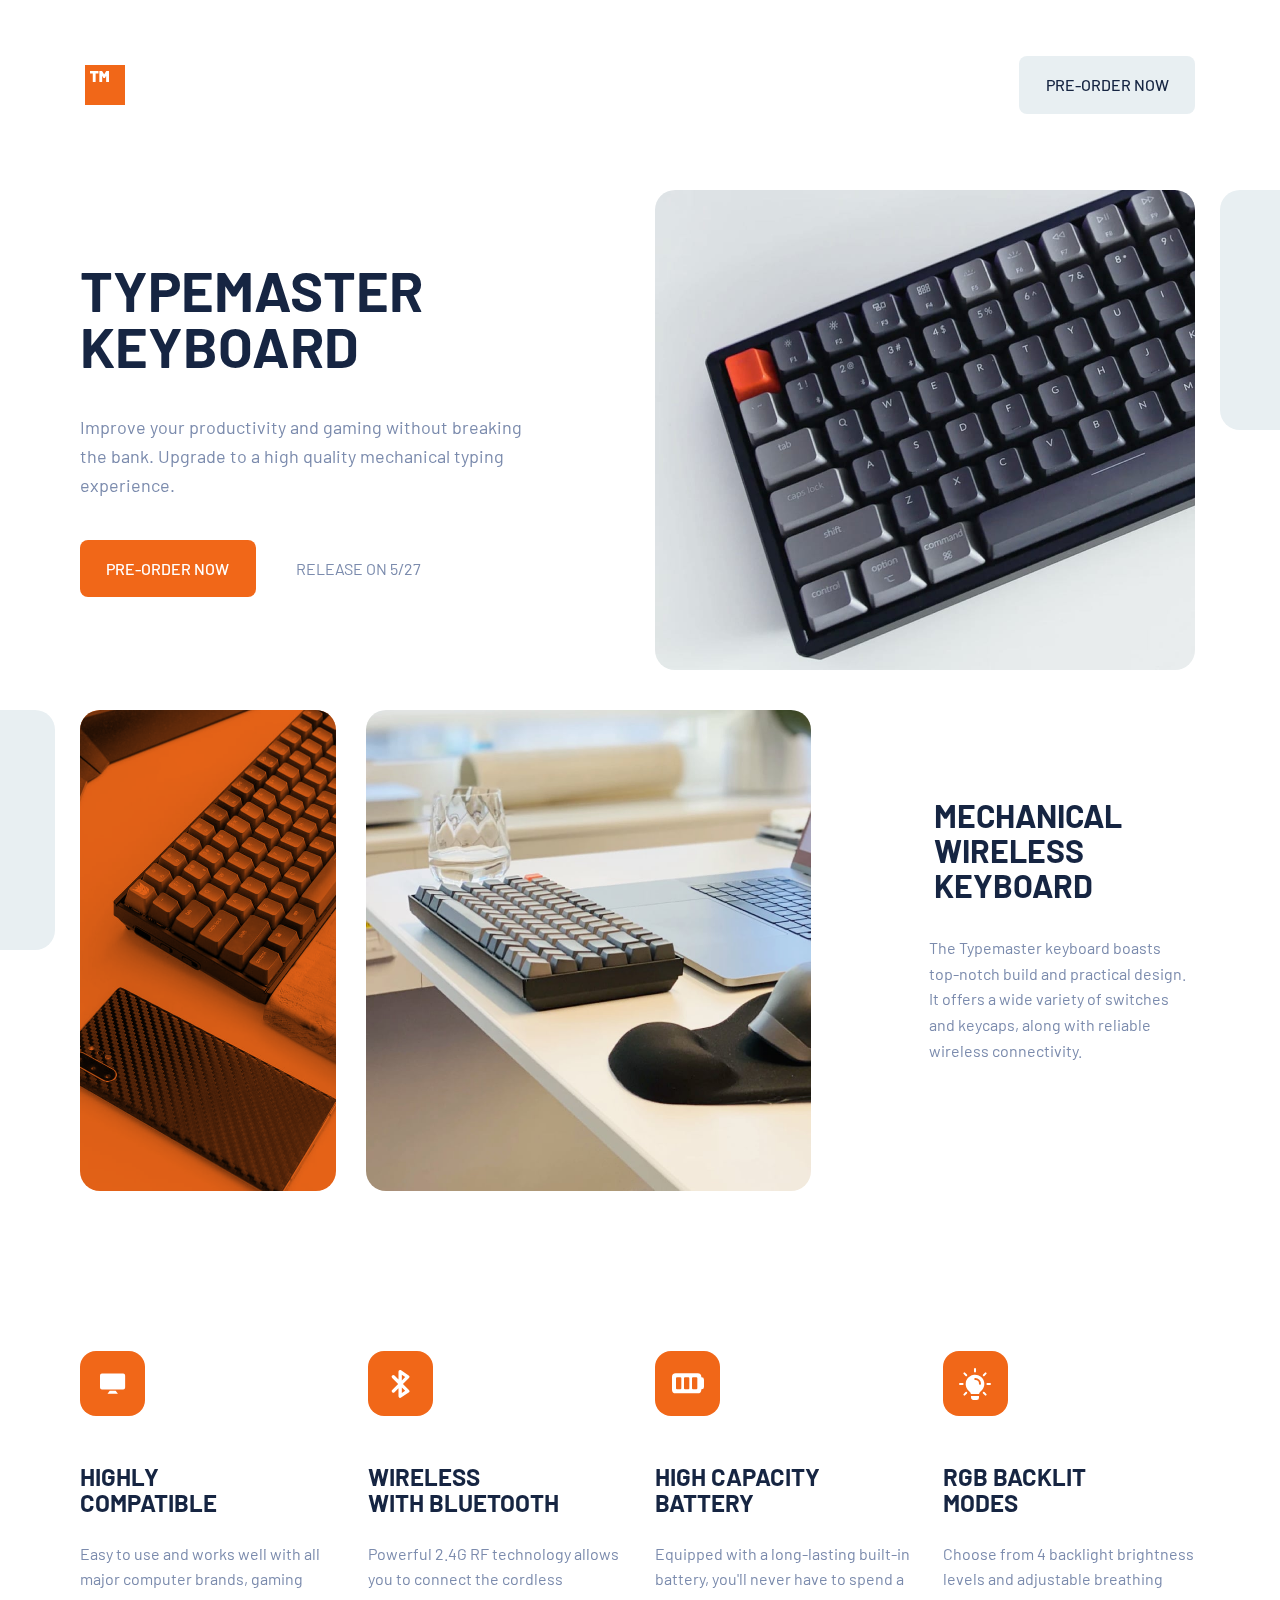
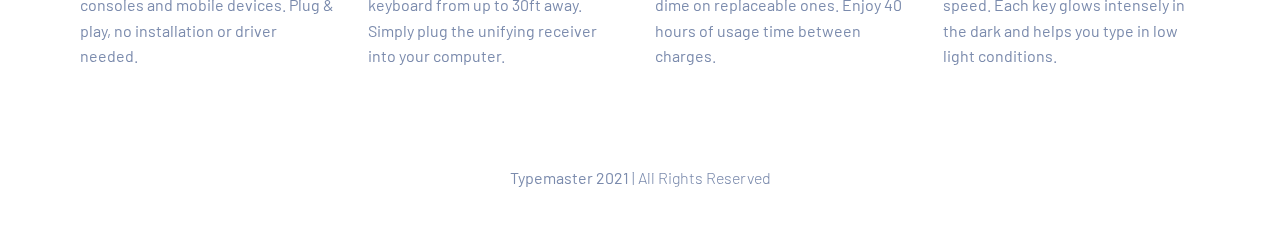
<file: index.html>
<!DOCTYPE html>
<html lang="en">
<head>
  <meta charset="UTF-8">
  <meta name="viewport" content="width=device-width, initial-scale=1.0">
  <link rel="icon" type="image/png" sizes="32x32" href="./assets/favicon-32x32.png">
  <link rel="preconnect" href="https://fonts.googleapis.com">
  <link rel="preconnect" href="https://fonts.gstatic.com" crossorigin>
  <link href="https://fonts.googleapis.com/css2?family=Barlow:wght@300;500;900&display=swap" rel="stylesheet">
  <link rel="stylesheet" href="./css/style.css">
  <title>Frontend Mentor | Typemaster pre-launch landing page</title>
</head>
<body>
  <header class="header">
    <div class="header-inner flex">
      <a href="index.html" aria-label="typemaster home page" class="logo"><img src="./assets/shared/logo.svg" alt="" class=""></a>
      <button class="button btn-2">Pre-order now</button>
    </div>
  </header>

  <main class="container">
    <section class="product-highlights">
      <div class="grid top-row">
        <div class="flex hero-text landing-page-content">
          <h1 class="fs-800">Typemaster keyboard</h1>
          <p class="">Improve your productivity and gaming without breaking the bank. Upgrade to a high quality mechanical typing experience.</p>
          <div>
            <button class="button btn-1">Pre-order now</button>
            <span class="note fs-400 uppercase">Release on 5/27</span>
          </div>
        </div>
        <div class="hero-img">
          <div class="product-pic">
            <div class="solid-block solid-right" >
              <img src="./assets/shared/pattern-square.svg" alt="">
            </div>
            <picture>
              <source media="(min-width: 64em)" srcset="./assets/desktop/image-keyboard.jpg">
              <source media="(min-width: 40em)" srcset="./assets/tablet/image-keyboard.jpg">
              <img class="image-1" src="./assets/mobile/image-keyboard.jpg" alt="closeup of typemaster keyboard">
            </picture>
          </div>
        </div>
      </div>

      <div class="grid bottom-row">
        <div class="dual-img-container">
          <div class="product-pic orange-overlay">
            <div class="solid-block solid-left">
              <img src="./assets/shared/pattern-square.svg" alt="">
            </div>
            <picture>
              <source media="(min-width: 64em)" srcset="./assets/desktop/image-phone-and-keyboard.jpg">
              <source media="(min-width: 40em)" srcset="./assets/tablet/image-phone-and-keyboard.jpg">
              <img  src="./assets/mobile/image-phone-and-keyboard.jpg" alt="mobile phone placed next to keyboard">
            </picture>
          </div>
          <picture class="product-pic">
            <source media="(min-width: 64em)" srcset="./assets/desktop/image-glass-and-keyboard.jpg">
            <source media="(min-width: 40em)" srcset="./assets/tablet/image-glass-and-keyboard.jpg">
            <img src="./assets/mobile/image-glass-and-keyboard.jpg" alt="keyboard on desktop with glass and laptop">
          </picture>
        </div>
        <div class="flex text-block-2">
          <div class="text-block-2-inner">
            <h2 class="fs-700">Mechanical wireless keyboard</h2>
            <p class="fs-400">The Typemaster keyboard boasts top-notch build and practical design. It offers a wide variety of switches and keycaps, along with reliable wireless connectivity.</p> 
          </div>
        </div>
      </div>

    </section>

    <section>
      <div class="container grid card-grid">
        <div class="card">
          <div class="icon-container">
            <img src="./assets/shared/icon-compatible.svg" alt="">
          </div>
          <h3 class="fs-600">Highly<br> compatible</h3>
          <p class="fs-400">
            Easy to use and works well with all major computer brands, gaming consoles and mobile devices. Plug & play, no installation or driver needed.
          </p>
        </div>
        <div class="card">
          <div class="icon-container">
            <img src="./assets/shared/icon-bluetooth.svg" alt="">
          </div>
          <h3 class="fs-600">Wireless<br> with bluetooth</h3>
          <p class="fs-400">
            Powerful 2.4G RF technology allows you to connect the cordless keyboard from up to 30ft away. Simply plug the unifying receiver into your computer.
          </p>
        </div>
        <div class="card">
          <div class="icon-container">
            <img src="./assets/shared/icon-battery.svg" alt="">
          </div>
          <h3 class="fs-600">High capacity<br> battery</h3>
          <p class="fs-400">
            Equipped with a long-lasting built-in battery, you'll never have to spend a dime on replaceable ones. Enjoy 40 hours of usage time between charges.
          </p>
        </div>
        <div class="card">
          <div class="icon-container">
            <img src="./assets/shared/icon-light.svg" alt="">
          </div>
          <h3 class="fs-600">RGB backlit<br> modes</h3>
          <p class="fs-400">
            Choose from 4 backlight brightness levels and adjustable breathing speed. Each key glows intensely in the dark and helps you type in low light conditions.
          </p>
        </div>
      </div>
    </section>

  </main>

  <footer>
    <div class="footer-inner">
      <p>
        <span>Typemaster 2021 </span><span class="copy">| All Rights Reserved</span>
      </p>
    </div>
  </footer>
  
</body>
</html>
</file>
<file: css/style.css>
/* ----------------- */
/* Custom Properties */
/* ----------------- */
:root {
  /* colors */
  --clr-white: #FFFFFF;
  --clr-gray: #E8EFF2;
  --clr-brand-primary: #F16718; 
  --clr-brand-light: #FF9B62;
  --clr-dark: #162542;
  --clr-blue: #7B8BAD;
  /* font 'Barlow', sans-serif; 
  font-weights - 500 (med), 900 (black) */
  --ff-sans: 'Barlow', sans-serif;
  --fs-800: 3rem;
  --fs-700: 2rem;
  --fs-600: 1.5rem;
  --fs-500: 1.125rem;
  --fs-400: 1rem;
}

@media (min-width: 62em) {
  :root {
    --fs-800: 3.5rem;
  }
}

/* ======================== */
/* Reset and General Styles */
/* ======================== */

html {
  font-size: 100%;
  box-sizing: border-box;
}

*,
*::before,
*::after {
  box-sizing: inherit;
}

body {
  margin: 0;
  padding: 0;
  font-family: var(--ff-sans);
  text-align: left;
  line-height: 1.6;
  min-height: 100vh;
  display: grid;
  grid-template-rows: auto 1fr auto;
  color: var(--clr-blue);
}

h1,
h2,
h3,
h4,
h5,
h6,
p,
figure,
picture {
  margin: 0;
}


img,
picture {
  max-width: 100%;
  display: block;
}

input,
button,
textarea,
select {
  font: inherit;
}

/* Typography */
.ff-sans { font-family: var(--ff-sans); }

.uppercase { text-transform: uppercase; }

.fs-800 { font-size: var(--fs-800); }
.fs-700 { font-size: var(--fs-700); }
.fs-600 { font-size: var(--fs-600); }
.fs-500 { font-size: var(--fs-500); }
.fs-400 { font-size: var(--fs-400); }

.fs-800 {
  line-height: 1;
}

h1,
h2,
h3 {
  line-height: 1.1;
  text-transform: uppercase;
  color: var(--clr-dark);
}

/* --------------------- */
/*    Utility classes    */
/* --------------------- */

.flex {
  display: flex;
}

.grid {
  display: grid;
}


/* ---------------- */
/* Components       */
/* ---------------- */

.button {
  font-family: var(--ff-sans);
  font-size: var(--fs-400);
  font-weight: 500;
  text-transform: uppercase;
  padding: 0.7rem 0.875rem;
  border-radius: 8px;
  border: none;
  cursor: pointer;
}

.btn-1 {
  background-color: var(--clr-brand-primary);
  color: var(--clr-white);
}

.btn-1:hover,
.btn-1:active {
  background-color: var(--clr-brand-light);
}

.btn-2 {
  background-color: var(--clr-gray);
  color: var(--clr-dark);
}

.btn-2:hover,
.btn-2:active {
  background-color: var(--clr-dark);
  color: var(--clr-white);
}

.product-pic {
  position: relative;
}

.product-pic img {
  border-radius: 20px;
}

.solid-block {
  display: none;
}

@media (min-width: 640px) {
  .button {
    padding: 1rem 1.65rem;
  }
}

/* header */

.header-inner {
  padding: 1.5rem;
  justify-content: space-between;
  align-items: center;
}

.logo {
  height: 40px;
}

/* =========  */
/*   Layout   */
/* =========  */

.container {
	/* position: fixed; */
  padding: 0 1.5rem;
	height: 100%;
	width: 100%;
	overflow-x: hidden;
}

.product-highlights {
  padding-top: 2.5rem;
}

.top-row {
  grid-template-columns: repeat(auto-fit, minmax(20rem, 1fr));
  gap: 4rem;
  grid-template-areas: 
    "hero-text"
    "img-1";
}

.bottom-row {
  grid-template-columns: repeat(auto-fit, minmax(20rem, 1fr));
  gap: 4.5rem;
  margin: 0;
  grid-template-areas: 
    "dual-img"
    "text-2";
}

@media (min-width: 640px) {

  .header-inner {
    max-width: 1110px;
    padding: 2.5rem;
  }

  .container {
    padding: 0 2.5rem;
  }

  .product-highlights {
    padding-top: 1.25rem;
  }

  .top-row {
    grid-template-columns: repeat(auto-fit, minmax(21.5rem, 1fr));
    grid-template-areas: "hero-text img-1";
  }

  .image-1 {
    height: 425px;
  }

}

@media (min-width: 1024px) {

  .header-inner {
    padding: 3.5em 0;
    margin: 0 auto;
  }

  .container {
    margin: 0 auto;
    padding: 0;
    max-width: 70rem;
    width: 70rem;
    overflow-x: visible;
  }

  .top-row {
    align-items: center;
    grid-template-columns: repeat(auto-fit, minmax(12rem, 1fr));
    margin: 0;
    grid-template-areas: "hero-text img-1";
    gap: 1.875rem;
  }

  .bottom-row {
    grid-template-columns: repeat(6, 1fr);
    margin: 0;
    grid-template-areas: 
    "dual-img dual-img dual-img dual-img text-2 text-2";
    column-gap: 3rem;
  }

  .image-1 {
    height: 480px;
  }

 /* accent blocks - desktop only */
  .solid-block {
    z-index: 2;
    position: absolute;
    display: block;
  }

  .solid-right {
    right: -280px;
  }

  .solid-left {
    height: 100%;
    align-items: end;
    left: -280px;
  }

}

.hero-text {
  grid-area: hero-text;
}

.text-block-2 {
  grid-area: text-2;
}


.hero-img {
  grid-area: img-1;
	position: relative;
	display: flex;
	gap: 1.5rem;
	width: 100vw;
}

.dual-img-container {
  position: relative;
  left: -48px;
  display: flex;
  gap: 1.5rem;
  margin-top: 1.5rem;
  width: 100vw;
  grid-area: dual-img;
}

.orange-overlay::before {
	content: "";
	width: 100%;
	height: 100%;
	position: absolute;
  border-radius: 20px;
	background: var(--clr-brand-primary);
	mix-blend-mode: multiply;
}


@media (min-width: 640px) {
  .dual-img-container {
    width: 100%;
    margin-top: 2.5rem;
  }
}

.dual-img-container > picture {
	position: relative;
}

/* text-box layouts */
.hero-text,
.text-block-2 {
  flex-direction: column;
  justify-content: center;
}

.hero-text h1 {
  margin-bottom: .7em;
}

.hero-text p {
  margin-bottom: 40px;
  max-width: 45ch;
  font-size: var(--fs-400);
}

.note {
  margin-left: 32px;
}

.text-block-2 {
  align-items: center;
}

.text-block-2-inner {
  display: flex;
  flex-direction: column;
  text-align: center;
  padding: 0 10px;
}

.text-block-2-inner  h2 {
  margin-bottom: .8em;
}

/* tablet grid layout */
@media (min-width: 640px) {
  .note {
    margin-left: 37px;
  }

  .dual-img-container {
    left: 0;
  }
  
  .text-block-2-inner {
    flex-direction: row;
    align-items: center;
    gap: 2rem;
  }

  .text-block-2-inner h2 {
    margin-bottom: 0;
    text-align: left;
    max-width: 14ch;
  }

  .text-block-2-inner p {
    text-align: left;
    max-width: 44ch;
  }
}

@media (min-width: 1024px) {

  .hero-text p {
    font-size: var(--fs-500);
  }

  .text-block-2 {
    align-items: flex-end;
  }

  .text-block-2-inner {
    flex-direction: column;
  }

  .text-block-2-inner p {
    max-width: 29ch;
  }

  .dual-img-container {
    gap: 1.875rem;
  }

}

/* cards sections */

.card-grid {
  grid-template-columns: repeat(auto-fit, minmax(15rem, 1fr));
  margin-top: 7rem;
  padding: 0 0 6rem 0;
  gap: 1.875rem;
}

.card {
  display: flex;
  flex-direction: column;
  align-items: center;
  text-align: center;
}

.card h3 {
  margin-bottom: 1.5rem;
}

.icon-container {
  background-color: var(--clr-brand-primary);
  width: 65px;
  height: 65px;
  border-radius: 16px;
  margin-bottom: 3rem;
}

.icon-container img {
	object-fit: scale-down;
	width: 100%;
	height: 100%;
}

@media (min-width: 640px) {
  .card {
    align-items: flex-start;
    text-align: left;
  }
}

@media (min-width: 1024px) {
  .card-grid {
    margin-top: 10rem;
  }
}


/* footer */
.footer-inner {
  padding-bottom: 3.125rem;
  text-align: center;
}

.copy {
  font-weight: 300;
}
</file>
